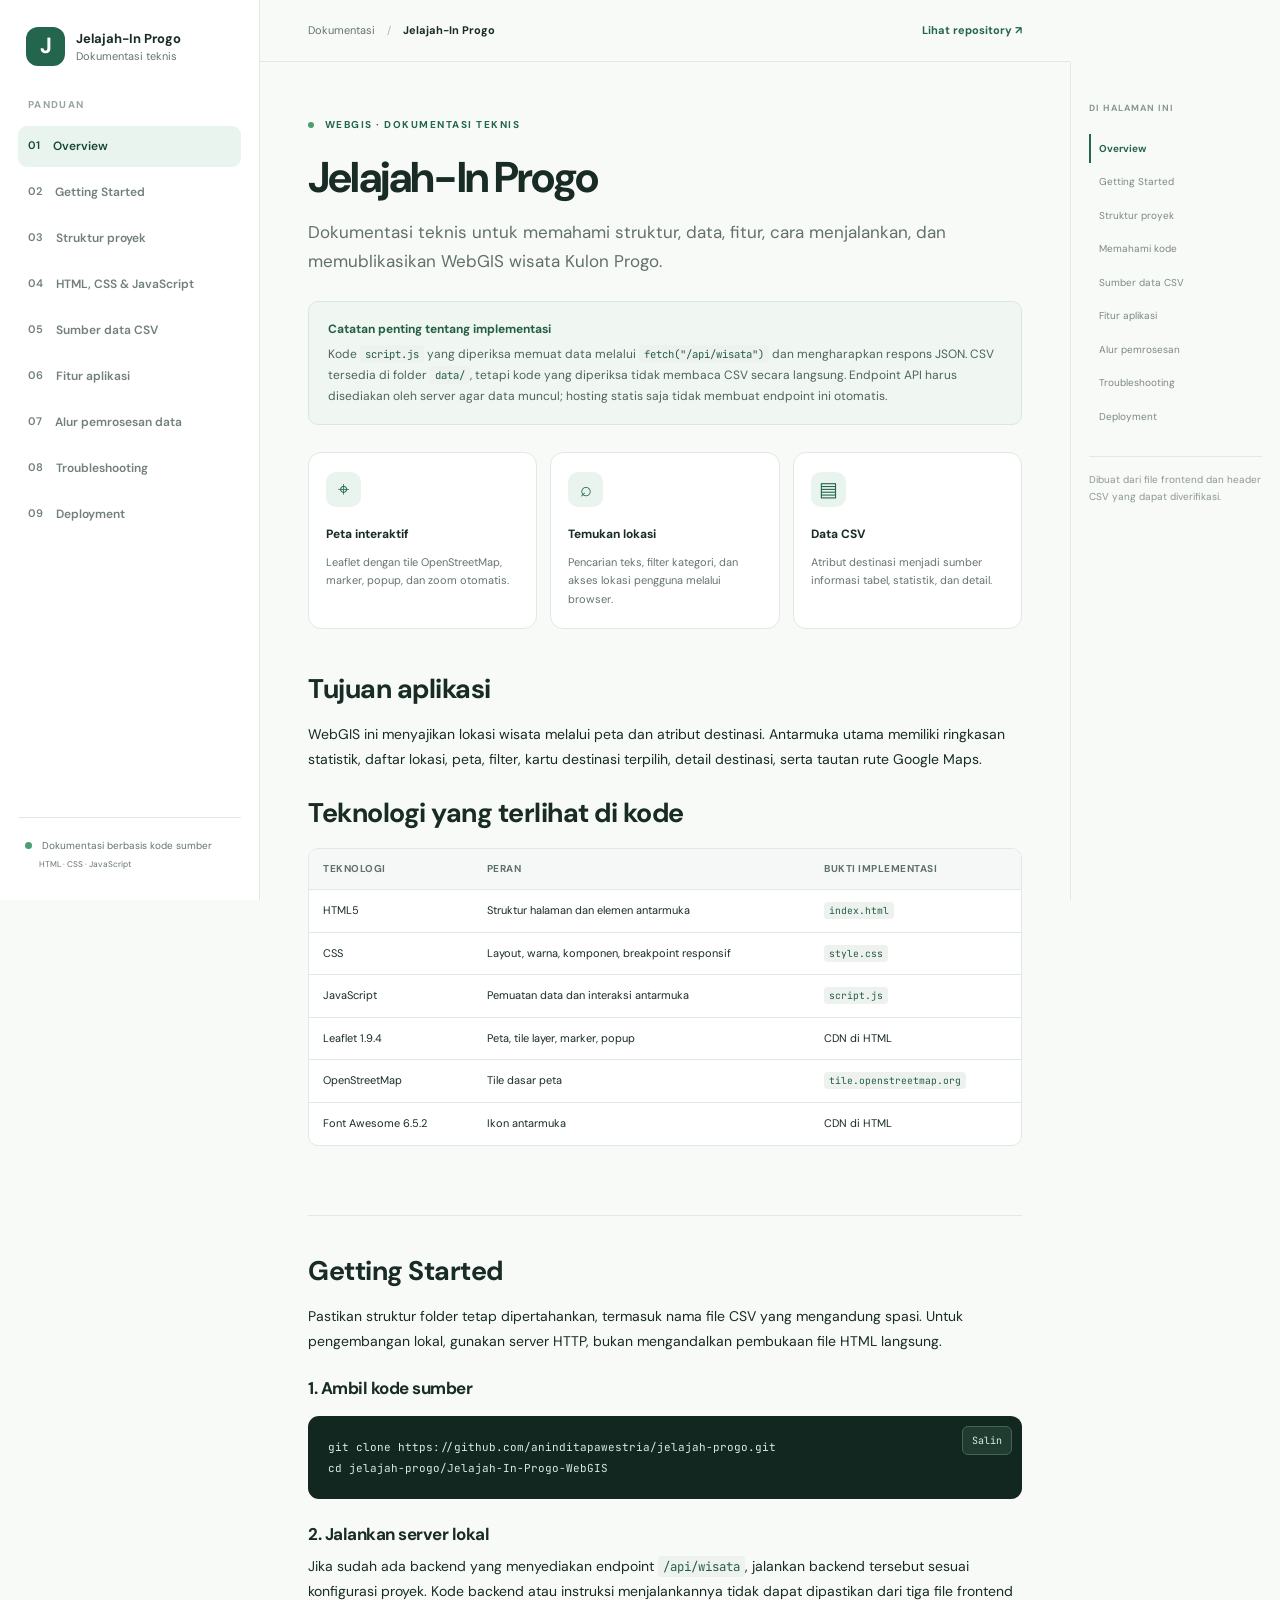
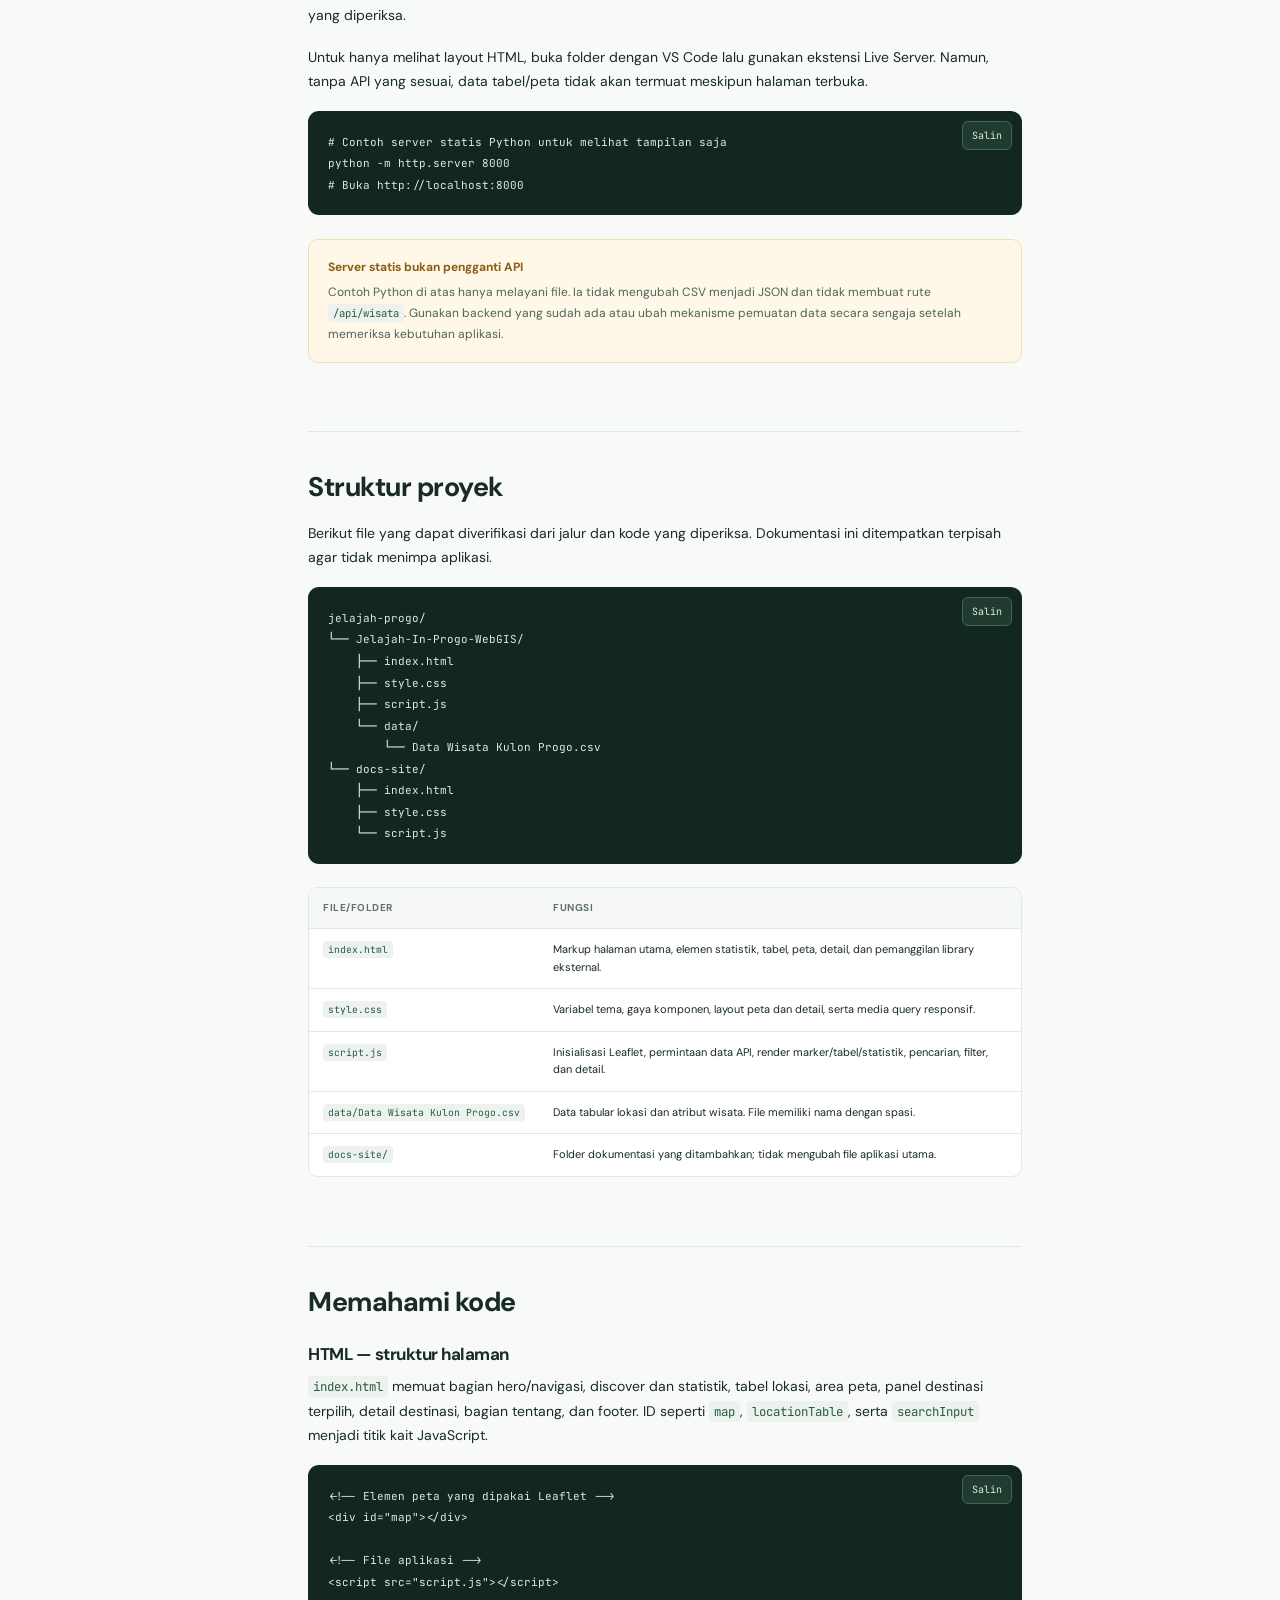
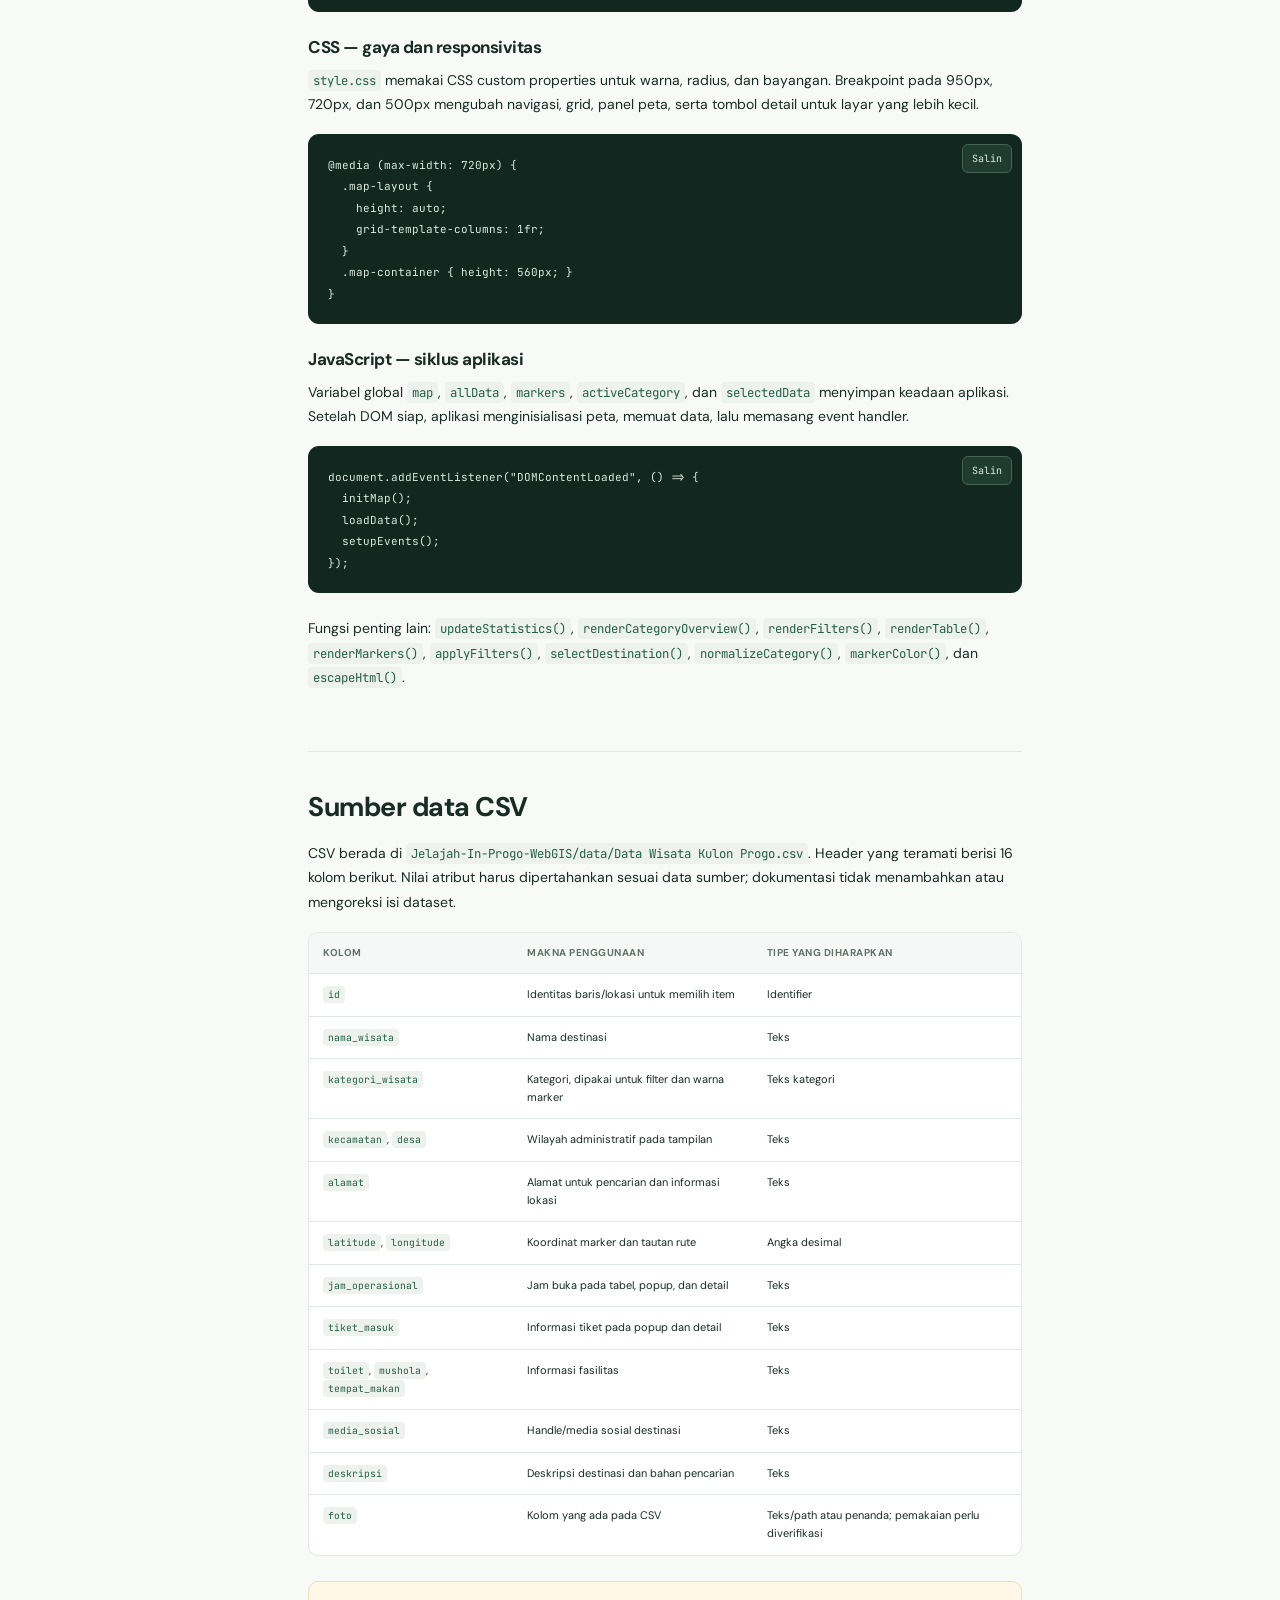
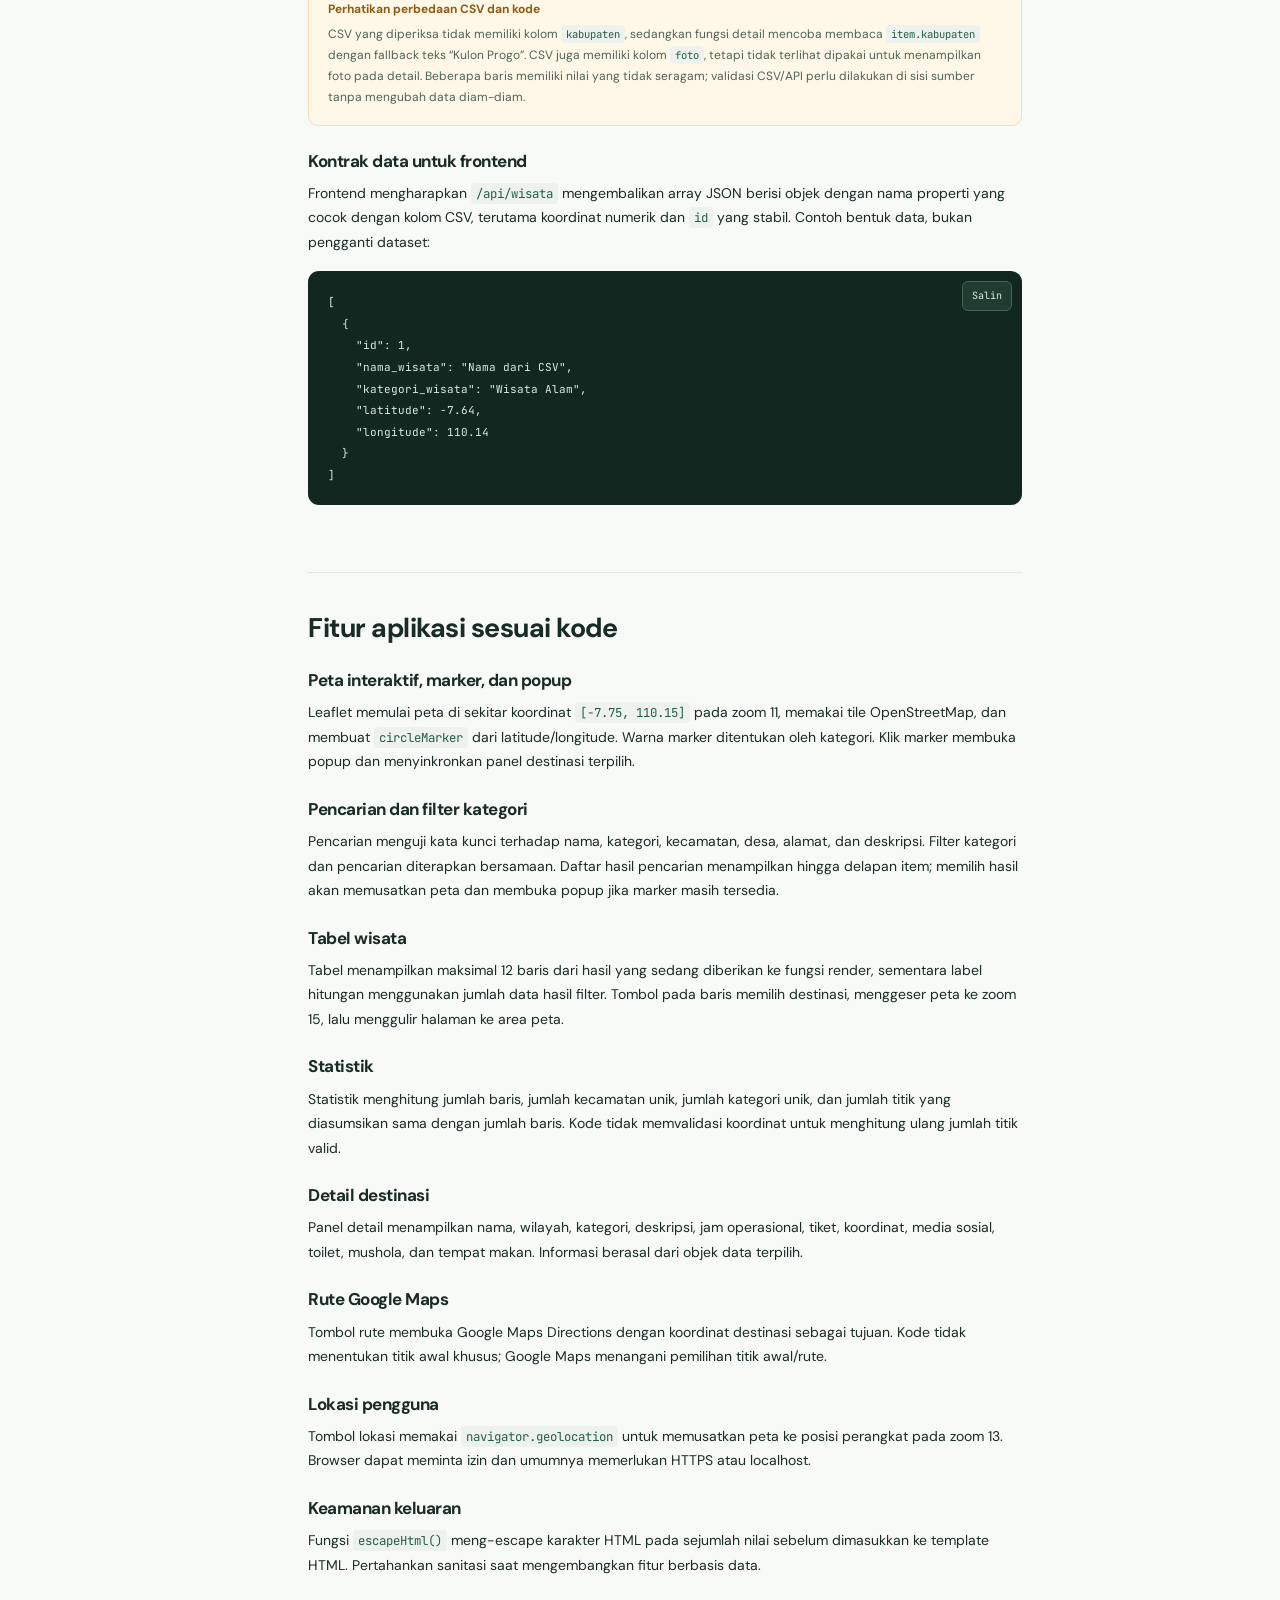
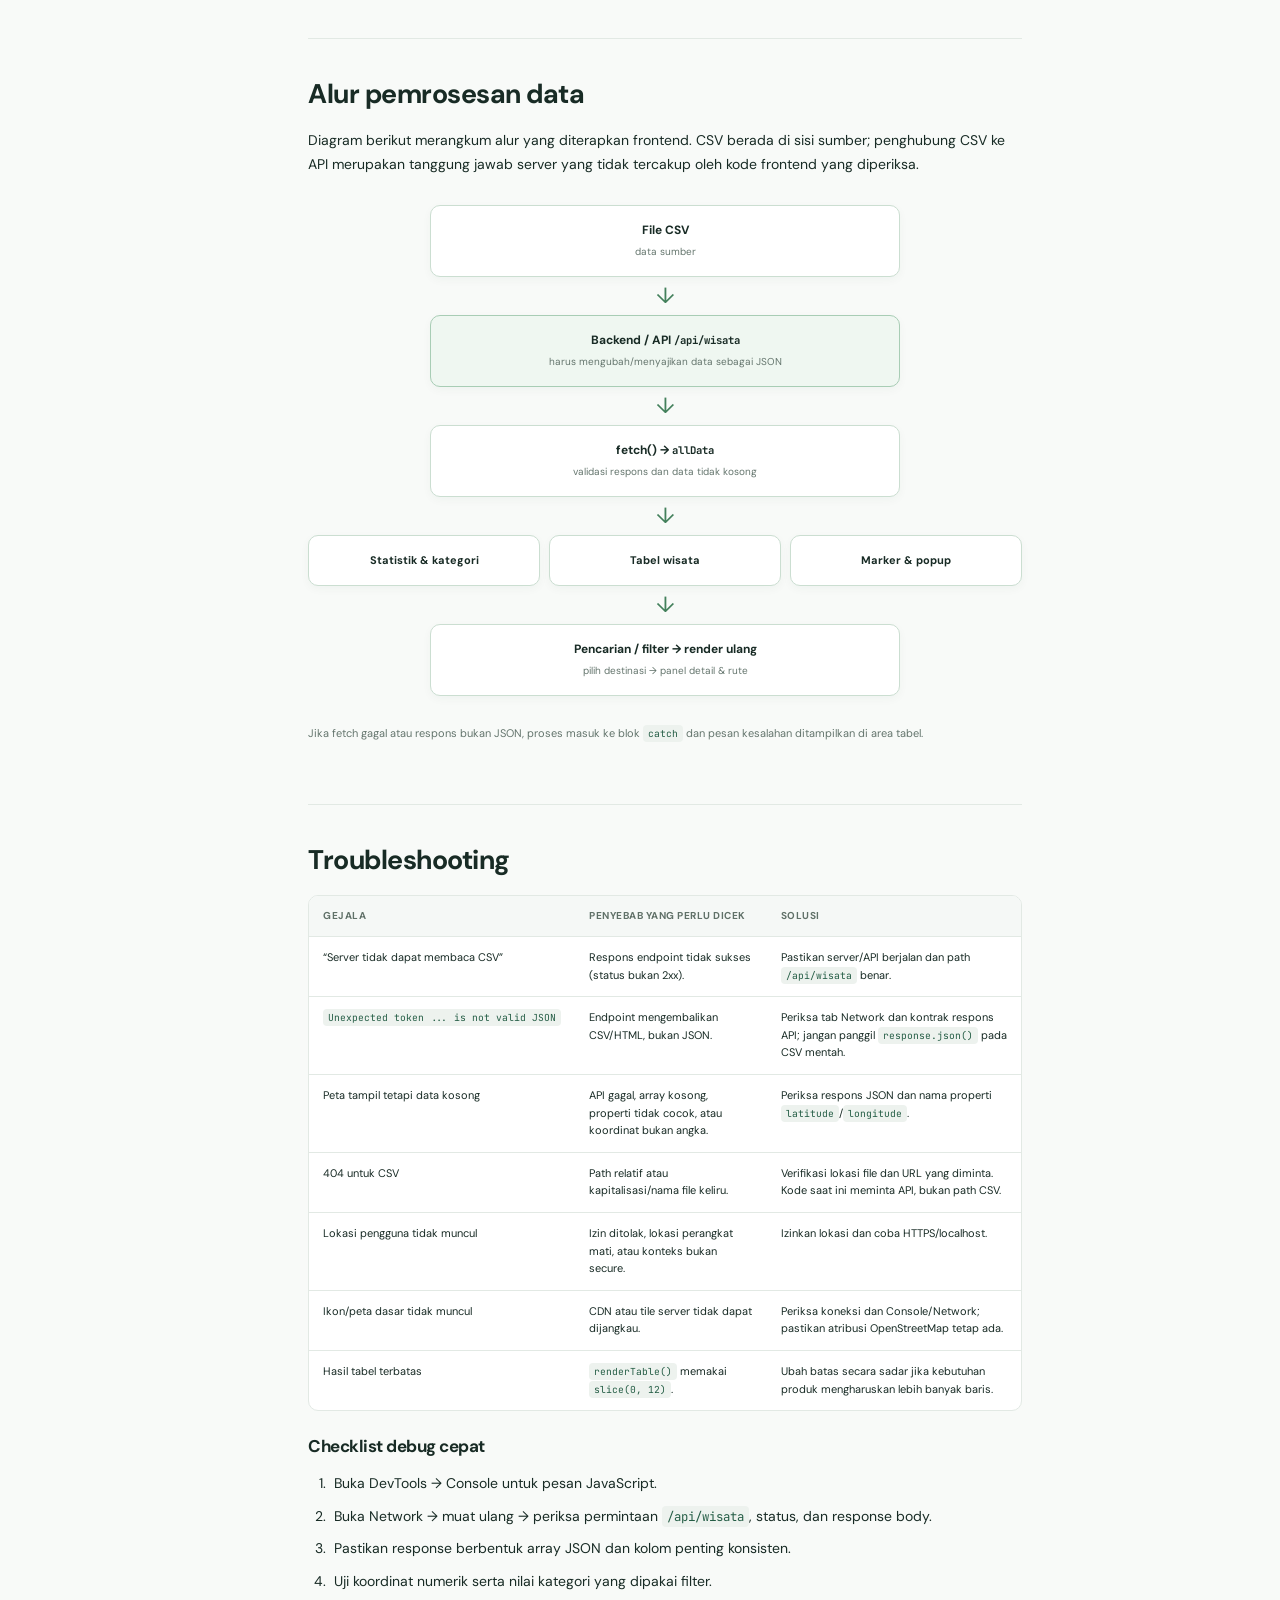
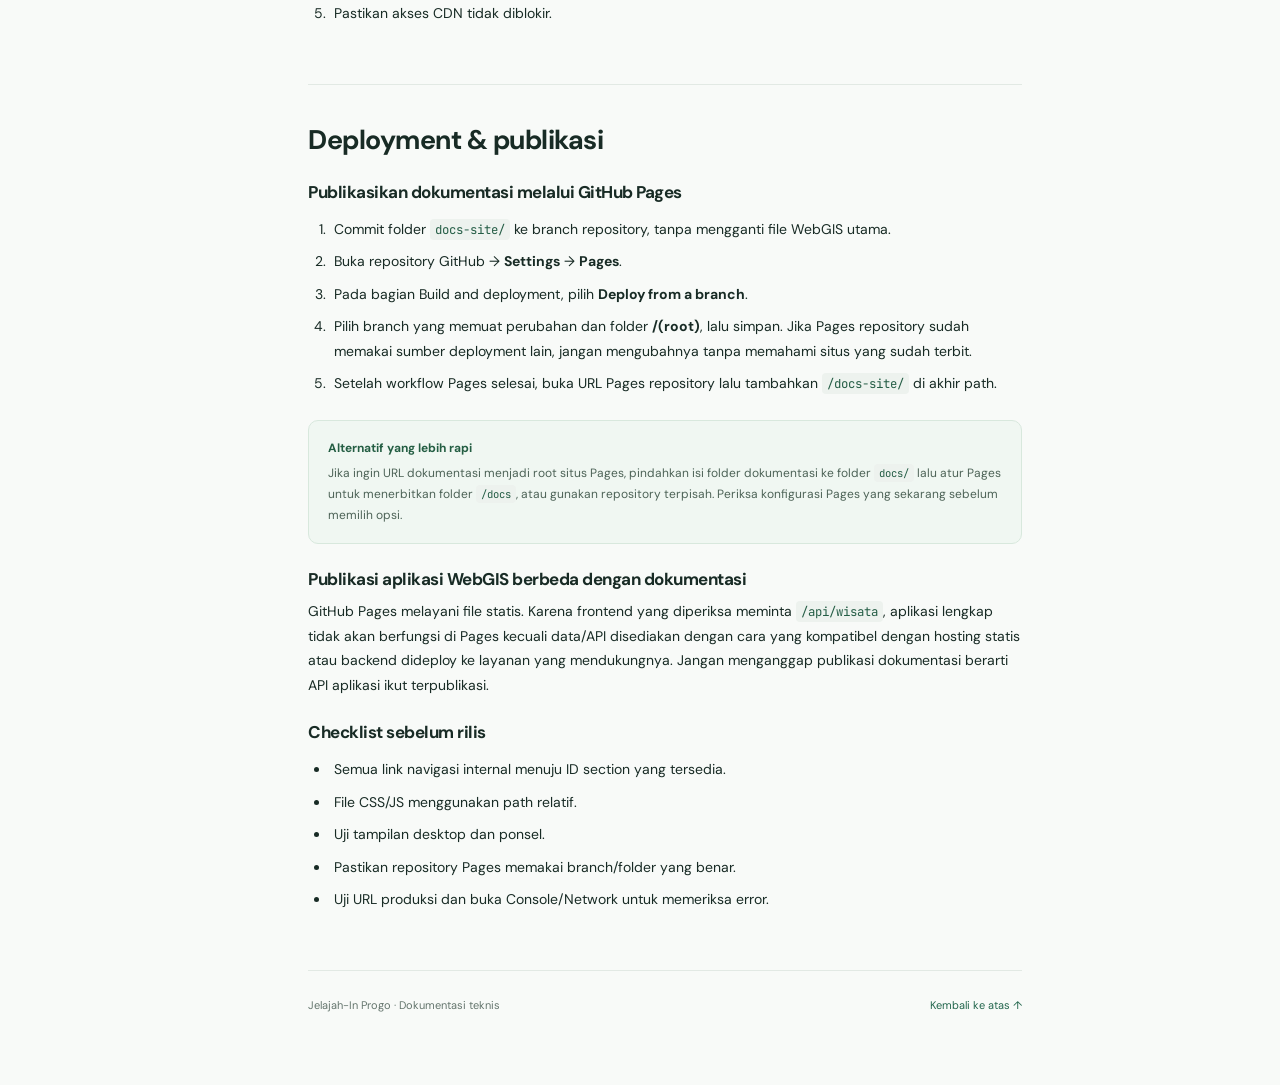
<file: docs-site/index.html>
<!doctype html>
<html lang="id">
<head>
  <meta charset="utf-8">
  <meta name="viewport" content="width=device-width, initial-scale=1">
  <meta name="description" content="Dokumentasi teknis WebGIS Jelajah-In Progo.">
  <title>Dokumentasi — Jelajah-In Progo</title>
  <link rel="preconnect" href="https://fonts.googleapis.com">
  <link href="https://fonts.googleapis.com/css2?family=DM+Sans:wght@400;500;600;700&family=JetBrains+Mono:wght@400;500&display=swap" rel="stylesheet">
  <link rel="stylesheet" href="style.css">
</head>
<body>
  <button class="mobile-menu" id="menuToggle" aria-label="Buka navigasi" aria-expanded="false">☰</button>
  <aside class="sidebar" id="sidebar">
    <a class="brand" href="#overview"><span class="brand-mark">J</span><span><b>Jelajah-In Progo</b><small>Dokumentasi teknis</small></span></a>
    <label class="nav-label">PANDUAN</label>
    <nav id="sideNav">
      <a href="#overview" class="nav-link active">01 <span>Overview</span></a>
      <a href="#getting-started" class="nav-link">02 <span>Getting Started</span></a>
      <a href="#struktur" class="nav-link">03 <span>Struktur proyek</span></a>
      <a href="#kode" class="nav-link">04 <span>HTML, CSS & JavaScript</span></a>
      <a href="#data" class="nav-link">05 <span>Sumber data CSV</span></a>
      <a href="#fitur" class="nav-link">06 <span>Fitur aplikasi</span></a>
      <a href="#alur" class="nav-link">07 <span>Alur pemrosesan data</span></a>
      <a href="#troubleshooting" class="nav-link">08 <span>Troubleshooting</span></a>
      <a href="#deployment" class="nav-link">09 <span>Deployment</span></a>
    </nav>
    <div class="sidebar-bottom"><span class="status-dot"></span> Dokumentasi berbasis kode sumber<br><small>HTML · CSS · JavaScript</small></div>
  </aside>
  <main class="main">
    <header class="topbar"><div class="breadcrumbs">Dokumentasi <span>/</span> <b id="crumb">Overview</b></div><a class="source-link" href="https://github.com/aninditapawestria/jelajah-progo" target="_blank" rel="noopener">Lihat repository ↗</a></header>
    <article class="content">
      <div class="eyebrow"><span class="eyebrow-dot"></span> WEBGIS · DOKUMENTASI TEKNIS</div>
      <section id="overview" class="doc-section">
        <h1>Jelajah-In Progo</h1>
        <p class="lead">Dokumentasi teknis untuk memahami struktur, data, fitur, cara menjalankan, dan memublikasikan WebGIS wisata Kulon Progo.</p>
        <div class="callout info"><b>Catatan penting tentang implementasi</b><p>Kode <code>script.js</code> yang diperiksa memuat data melalui <code>fetch("/api/wisata")</code> dan mengharapkan respons JSON. CSV tersedia di folder <code>data/</code>, tetapi kode yang diperiksa tidak membaca CSV secara langsung. Endpoint API harus disediakan oleh server agar data muncul; hosting statis saja tidak membuat endpoint ini otomatis.</p></div>
        <div class="cards">
          <div class="mini-card"><span class="card-icon">⌖</span><b>Peta interaktif</b><p>Leaflet dengan tile OpenStreetMap, marker, popup, dan zoom otomatis.</p></div>
          <div class="mini-card"><span class="card-icon">⌕</span><b>Temukan lokasi</b><p>Pencarian teks, filter kategori, dan akses lokasi pengguna melalui browser.</p></div>
          <div class="mini-card"><span class="card-icon">▤</span><b>Data CSV</b><p>Atribut destinasi menjadi sumber informasi tabel, statistik, dan detail.</p></div>
        </div>
        <h2>Tujuan aplikasi</h2><p>WebGIS ini menyajikan lokasi wisata melalui peta dan atribut destinasi. Antarmuka utama memiliki ringkasan statistik, daftar lokasi, peta, filter, kartu destinasi terpilih, detail destinasi, serta tautan rute Google Maps.</p>
        <h2>Teknologi yang terlihat di kode</h2>
        <div class="table-wrap"><table><thead><tr><th>Teknologi</th><th>Peran</th><th>Bukti implementasi</th></tr></thead><tbody>
          <tr><td>HTML5</td><td>Struktur halaman dan elemen antarmuka</td><td><code>index.html</code></td></tr>
          <tr><td>CSS</td><td>Layout, warna, komponen, breakpoint responsif</td><td><code>style.css</code></td></tr>
          <tr><td>JavaScript</td><td>Pemuatan data dan interaksi antarmuka</td><td><code>script.js</code></td></tr>
          <tr><td>Leaflet 1.9.4</td><td>Peta, tile layer, marker, popup</td><td>CDN di HTML</td></tr>
          <tr><td>OpenStreetMap</td><td>Tile dasar peta</td><td><code>tile.openstreetmap.org</code></td></tr>
          <tr><td>Font Awesome 6.5.2</td><td>Ikon antarmuka</td><td>CDN di HTML</td></tr>
        </tbody></table></div>
      </section>
      <section id="getting-started" class="doc-section">
        <h2>Getting Started</h2><p>Pastikan struktur folder tetap dipertahankan, termasuk nama file CSV yang mengandung spasi. Untuk pengembangan lokal, gunakan server HTTP, bukan mengandalkan pembukaan file HTML langsung.</p>
        <h3>1. Ambil kode sumber</h3><pre><code>git clone https://github.com/aninditapawestria/jelajah-progo.git
cd jelajah-progo/Jelajah-In-Progo-WebGIS</code><button class="copy-btn">Salin</button></pre>
        <h3>2. Jalankan server lokal</h3><p>Jika sudah ada backend yang menyediakan endpoint <code>/api/wisata</code>, jalankan backend tersebut sesuai konfigurasi proyek. Kode backend atau instruksi menjalankannya tidak dapat dipastikan dari tiga file frontend yang diperiksa.</p>
        <p>Untuk hanya melihat layout HTML, buka folder dengan VS Code lalu gunakan ekstensi Live Server. Namun, tanpa API yang sesuai, data tabel/peta tidak akan termuat meskipun halaman terbuka.</p>
        <pre><code># Contoh server statis Python untuk melihat tampilan saja
python -m http.server 8000
# Buka http://localhost:8000</code><button class="copy-btn">Salin</button></pre>
        <div class="callout warning"><b>Server statis bukan pengganti API</b><p>Contoh Python di atas hanya melayani file. Ia tidak mengubah CSV menjadi JSON dan tidak membuat rute <code>/api/wisata</code>. Gunakan backend yang sudah ada atau ubah mekanisme pemuatan data secara sengaja setelah memeriksa kebutuhan aplikasi.</p></div>
      </section>
      <section id="struktur" class="doc-section">
        <h2>Struktur proyek</h2><p>Berikut file yang dapat diverifikasi dari jalur dan kode yang diperiksa. Dokumentasi ini ditempatkan terpisah agar tidak menimpa aplikasi.</p>
        <pre><code>jelajah-progo/
└── Jelajah-In-Progo-WebGIS/
    ├── index.html
    ├── style.css
    ├── script.js
    └── data/
        └── Data Wisata Kulon Progo.csv
└── docs-site/
    ├── index.html
    ├── style.css
    └── script.js</code><button class="copy-btn">Salin</button></pre>
        <div class="table-wrap"><table><thead><tr><th>File/folder</th><th>Fungsi</th></tr></thead><tbody>
          <tr><td><code>index.html</code></td><td>Markup halaman utama, elemen statistik, tabel, peta, detail, dan pemanggilan library eksternal.</td></tr>
          <tr><td><code>style.css</code></td><td>Variabel tema, gaya komponen, layout peta dan detail, serta media query responsif.</td></tr>
          <tr><td><code>script.js</code></td><td>Inisialisasi Leaflet, permintaan data API, render marker/tabel/statistik, pencarian, filter, dan detail.</td></tr>
          <tr><td><code>data/Data Wisata Kulon Progo.csv</code></td><td>Data tabular lokasi dan atribut wisata. File memiliki nama dengan spasi.</td></tr>
          <tr><td><code>docs-site/</code></td><td>Folder dokumentasi yang ditambahkan; tidak mengubah file aplikasi utama.</td></tr>
        </tbody></table></div>
      </section>
      <section id="kode" class="doc-section">
        <h2>Memahami kode</h2>
        <h3>HTML — struktur halaman</h3><p><code>index.html</code> memuat bagian hero/navigasi, discover dan statistik, tabel lokasi, area peta, panel destinasi terpilih, detail destinasi, bagian tentang, dan footer. ID seperti <code>map</code>, <code>locationTable</code>, serta <code>searchInput</code> menjadi titik kait JavaScript.</p>
        <pre><code>&lt;!-- Elemen peta yang dipakai Leaflet --&gt;
&lt;div id="map"&gt;&lt;/div&gt;

&lt;!-- File aplikasi --&gt;
&lt;script src="script.js"&gt;&lt;/script&gt;</code><button class="copy-btn">Salin</button></pre>
        <h3>CSS — gaya dan responsivitas</h3><p><code>style.css</code> memakai CSS custom properties untuk warna, radius, dan bayangan. Breakpoint pada 950px, 720px, dan 500px mengubah navigasi, grid, panel peta, serta tombol detail untuk layar yang lebih kecil.</p>
        <pre><code>@media (max-width: 720px) {
  .map-layout {
    height: auto;
    grid-template-columns: 1fr;
  }
  .map-container { height: 560px; }
}</code><button class="copy-btn">Salin</button></pre>
        <h3>JavaScript — siklus aplikasi</h3><p>Variabel global <code>map</code>, <code>allData</code>, <code>markers</code>, <code>activeCategory</code>, dan <code>selectedData</code> menyimpan keadaan aplikasi. Setelah DOM siap, aplikasi menginisialisasi peta, memuat data, lalu memasang event handler.</p>
        <pre><code>document.addEventListener("DOMContentLoaded", () =&gt; {
  initMap();
  loadData();
  setupEvents();
});</code><button class="copy-btn">Salin</button></pre>
        <p>Fungsi penting lain: <code>updateStatistics()</code>, <code>renderCategoryOverview()</code>, <code>renderFilters()</code>, <code>renderTable()</code>, <code>renderMarkers()</code>, <code>applyFilters()</code>, <code>selectDestination()</code>, <code>normalizeCategory()</code>, <code>markerColor()</code>, dan <code>escapeHtml()</code>.</p>
      </section>
      <section id="data" class="doc-section">
        <h2>Sumber data CSV</h2><p>CSV berada di <code>Jelajah-In-Progo-WebGIS/data/Data Wisata Kulon Progo.csv</code>. Header yang teramati berisi 16 kolom berikut. Nilai atribut harus dipertahankan sesuai data sumber; dokumentasi tidak menambahkan atau mengoreksi isi dataset.</p>
        <div class="table-wrap"><table><thead><tr><th>Kolom</th><th>Makna penggunaan</th><th>Tipe yang diharapkan</th></tr></thead><tbody>
          <tr><td><code>id</code></td><td>Identitas baris/lokasi untuk memilih item</td><td>Identifier</td></tr>
          <tr><td><code>nama_wisata</code></td><td>Nama destinasi</td><td>Teks</td></tr>
          <tr><td><code>kategori_wisata</code></td><td>Kategori, dipakai untuk filter dan warna marker</td><td>Teks kategori</td></tr>
          <tr><td><code>kecamatan</code>, <code>desa</code></td><td>Wilayah administratif pada tampilan</td><td>Teks</td></tr>
          <tr><td><code>alamat</code></td><td>Alamat untuk pencarian dan informasi lokasi</td><td>Teks</td></tr>
          <tr><td><code>latitude</code>, <code>longitude</code></td><td>Koordinat marker dan tautan rute</td><td>Angka desimal</td></tr>
          <tr><td><code>jam_operasional</code></td><td>Jam buka pada tabel, popup, dan detail</td><td>Teks</td></tr>
          <tr><td><code>tiket_masuk</code></td><td>Informasi tiket pada popup dan detail</td><td>Teks</td></tr>
          <tr><td><code>toilet</code>, <code>mushola</code>, <code>tempat_makan</code></td><td>Informasi fasilitas</td><td>Teks</td></tr>
          <tr><td><code>media_sosial</code></td><td>Handle/media sosial destinasi</td><td>Teks</td></tr>
          <tr><td><code>deskripsi</code></td><td>Deskripsi destinasi dan bahan pencarian</td><td>Teks</td></tr>
          <tr><td><code>foto</code></td><td>Kolom yang ada pada CSV</td><td>Teks/path atau penanda; pemakaian perlu diverifikasi</td></tr>
        </tbody></table></div>
        <div class="callout warning"><b>Perhatikan perbedaan CSV dan kode</b><p>CSV yang diperiksa tidak memiliki kolom <code>kabupaten</code>, sedangkan fungsi detail mencoba membaca <code>item.kabupaten</code> dengan fallback teks “Kulon Progo”. CSV juga memiliki kolom <code>foto</code>, tetapi tidak terlihat dipakai untuk menampilkan foto pada detail. Beberapa baris memiliki nilai yang tidak seragam; validasi CSV/API perlu dilakukan di sisi sumber tanpa mengubah data diam-diam.</p></div>
        <h3>Kontrak data untuk frontend</h3><p>Frontend mengharapkan <code>/api/wisata</code> mengembalikan array JSON berisi objek dengan nama properti yang cocok dengan kolom CSV, terutama koordinat numerik dan <code>id</code> yang stabil. Contoh bentuk data, bukan pengganti dataset:</p>
        <pre><code>[
  {
    "id": 1,
    "nama_wisata": "Nama dari CSV",
    "kategori_wisata": "Wisata Alam",
    "latitude": -7.64,
    "longitude": 110.14
  }
]</code><button class="copy-btn">Salin</button></pre>
      </section>
      <section id="fitur" class="doc-section">
        <h2>Fitur aplikasi sesuai kode</h2>
        <h3>Peta interaktif, marker, dan popup</h3><p>Leaflet memulai peta di sekitar koordinat <code>[-7.75, 110.15]</code> pada zoom 11, memakai tile OpenStreetMap, dan membuat <code>circleMarker</code> dari latitude/longitude. Warna marker ditentukan oleh kategori. Klik marker membuka popup dan menyinkronkan panel destinasi terpilih.</p>
        <h3>Pencarian dan filter kategori</h3><p>Pencarian menguji kata kunci terhadap nama, kategori, kecamatan, desa, alamat, dan deskripsi. Filter kategori dan pencarian diterapkan bersamaan. Daftar hasil pencarian menampilkan hingga delapan item; memilih hasil akan memusatkan peta dan membuka popup jika marker masih tersedia.</p>
        <h3>Tabel wisata</h3><p>Tabel menampilkan maksimal 12 baris dari hasil yang sedang diberikan ke fungsi render, sementara label hitungan menggunakan jumlah data hasil filter. Tombol pada baris memilih destinasi, menggeser peta ke zoom 15, lalu menggulir halaman ke area peta.</p>
        <h3>Statistik</h3><p>Statistik menghitung jumlah baris, jumlah kecamatan unik, jumlah kategori unik, dan jumlah titik yang diasumsikan sama dengan jumlah baris. Kode tidak memvalidasi koordinat untuk menghitung ulang jumlah titik valid.</p>
        <h3>Detail destinasi</h3><p>Panel detail menampilkan nama, wilayah, kategori, deskripsi, jam operasional, tiket, koordinat, media sosial, toilet, mushola, dan tempat makan. Informasi berasal dari objek data terpilih.</p>
        <h3>Rute Google Maps</h3><p>Tombol rute membuka Google Maps Directions dengan koordinat destinasi sebagai tujuan. Kode tidak menentukan titik awal khusus; Google Maps menangani pemilihan titik awal/rute.</p>
        <h3>Lokasi pengguna</h3><p>Tombol lokasi memakai <code>navigator.geolocation</code> untuk memusatkan peta ke posisi perangkat pada zoom 13. Browser dapat meminta izin dan umumnya memerlukan HTTPS atau localhost.</p>
        <h3>Keamanan keluaran</h3><p>Fungsi <code>escapeHtml()</code> meng-escape karakter HTML pada sejumlah nilai sebelum dimasukkan ke template HTML. Pertahankan sanitasi saat mengembangkan fitur berbasis data.</p>
      </section>
      <section id="alur" class="doc-section">
        <h2>Alur pemrosesan data</h2><p>Diagram berikut merangkum alur yang diterapkan frontend. CSV berada di sisi sumber; penghubung CSV ke API merupakan tanggung jawab server yang tidak tercakup oleh kode frontend yang diperiksa.</p>
        <div class="flow">
          <div class="flow-node">File CSV<br><small>data sumber</small></div><div class="flow-arrow">↓</div>
          <div class="flow-node external">Backend / API <code>/api/wisata</code><br><small>harus mengubah/menyajikan data sebagai JSON</small></div><div class="flow-arrow">↓</div>
          <div class="flow-node">fetch() → <code>allData</code><br><small>validasi respons dan data tidak kosong</small></div><div class="flow-arrow">↓</div>
          <div class="flow-split"><div class="flow-node">Statistik & kategori</div><div class="flow-node">Tabel wisata</div><div class="flow-node">Marker & popup</div></div>
          <div class="flow-arrow">↓</div><div class="flow-node">Pencarian / filter → render ulang<br><small>pilih destinasi → panel detail & rute</small></div>
        </div>
        <p class="muted-note">Jika fetch gagal atau respons bukan JSON, proses masuk ke blok <code>catch</code> dan pesan kesalahan ditampilkan di area tabel.</p>
      </section>
      <section id="troubleshooting" class="doc-section">
        <h2>Troubleshooting</h2>
        <div class="table-wrap"><table><thead><tr><th>Gejala</th><th>Penyebab yang perlu dicek</th><th>Solusi</th></tr></thead><tbody>
          <tr><td>“Server tidak dapat membaca CSV”</td><td>Respons endpoint tidak sukses (status bukan 2xx).</td><td>Pastikan server/API berjalan dan path <code>/api/wisata</code> benar.</td></tr>
          <tr><td><code>Unexpected token ... is not valid JSON</code></td><td>Endpoint mengembalikan CSV/HTML, bukan JSON.</td><td>Periksa tab Network dan kontrak respons API; jangan panggil <code>response.json()</code> pada CSV mentah.</td></tr>
          <tr><td>Peta tampil tetapi data kosong</td><td>API gagal, array kosong, properti tidak cocok, atau koordinat bukan angka.</td><td>Periksa respons JSON dan nama properti <code>latitude</code>/<code>longitude</code>.</td></tr>
          <tr><td>404 untuk CSV</td><td>Path relatif atau kapitalisasi/nama file keliru.</td><td>Verifikasi lokasi file dan URL yang diminta. Kode saat ini meminta API, bukan path CSV.</td></tr>
          <tr><td>Lokasi pengguna tidak muncul</td><td>Izin ditolak, lokasi perangkat mati, atau konteks bukan secure.</td><td>Izinkan lokasi dan coba HTTPS/localhost.</td></tr>
          <tr><td>Ikon/peta dasar tidak muncul</td><td>CDN atau tile server tidak dapat dijangkau.</td><td>Periksa koneksi dan Console/Network; pastikan atribusi OpenStreetMap tetap ada.</td></tr>
          <tr><td>Hasil tabel terbatas</td><td><code>renderTable()</code> memakai <code>slice(0, 12)</code>.</td><td>Ubah batas secara sadar jika kebutuhan produk mengharuskan lebih banyak baris.</td></tr>
        </tbody></table></div>
        <h3>Checklist debug cepat</h3><ol><li>Buka DevTools → Console untuk pesan JavaScript.</li><li>Buka Network → muat ulang → periksa permintaan <code>/api/wisata</code>, status, dan response body.</li><li>Pastikan response berbentuk array JSON dan kolom penting konsisten.</li><li>Uji koordinat numerik serta nilai kategori yang dipakai filter.</li><li>Pastikan akses CDN tidak diblokir.</li></ol>
      </section>
      <section id="deployment" class="doc-section">
        <h2>Deployment & publikasi</h2>
        <h3>Publikasikan dokumentasi melalui GitHub Pages</h3><ol>
          <li>Commit folder <code>docs-site/</code> ke branch repository, tanpa mengganti file WebGIS utama.</li>
          <li>Buka repository GitHub → <b>Settings</b> → <b>Pages</b>.</li>
          <li>Pada bagian Build and deployment, pilih <b>Deploy from a branch</b>.</li>
          <li>Pilih branch yang memuat perubahan dan folder <b>/(root)</b>, lalu simpan. Jika Pages repository sudah memakai sumber deployment lain, jangan mengubahnya tanpa memahami situs yang sudah terbit.</li>
          <li>Setelah workflow Pages selesai, buka URL Pages repository lalu tambahkan <code>/docs-site/</code> di akhir path.</li>
        </ol>
        <div class="callout info"><b>Alternatif yang lebih rapi</b><p>Jika ingin URL dokumentasi menjadi root situs Pages, pindahkan isi folder dokumentasi ke folder <code>docs/</code> lalu atur Pages untuk menerbitkan folder <code>/docs</code>, atau gunakan repository terpisah. Periksa konfigurasi Pages yang sekarang sebelum memilih opsi.</p></div>
        <h3>Publikasi aplikasi WebGIS berbeda dengan dokumentasi</h3><p>GitHub Pages melayani file statis. Karena frontend yang diperiksa meminta <code>/api/wisata</code>, aplikasi lengkap tidak akan berfungsi di Pages kecuali data/API disediakan dengan cara yang kompatibel dengan hosting statis atau backend dideploy ke layanan yang mendukungnya. Jangan menganggap publikasi dokumentasi berarti API aplikasi ikut terpublikasi.</p>
        <h3>Checklist sebelum rilis</h3><ul><li>Semua link navigasi internal menuju ID section yang tersedia.</li><li>File CSS/JS menggunakan path relatif.</li><li>Uji tampilan desktop dan ponsel.</li><li>Pastikan repository Pages memakai branch/folder yang benar.</li><li>Uji URL produksi dan buka Console/Network untuk memeriksa error.</li></ul>
      </section>
      <footer class="doc-footer"><span>Jelajah-In Progo · Dokumentasi teknis</span><a href="#overview">Kembali ke atas ↑</a></footer>
    </article>
    <aside class="toc"><b>DI HALAMAN INI</b><nav id="tocNav"><a href="#overview">Overview</a><a href="#getting-started">Getting Started</a><a href="#struktur">Struktur proyek</a><a href="#kode">Memahami kode</a><a href="#data">Sumber data CSV</a><a href="#fitur">Fitur aplikasi</a><a href="#alur">Alur pemrosesan</a><a href="#troubleshooting">Troubleshooting</a><a href="#deployment">Deployment</a></nav><div class="toc-note">Dibuat dari file frontend dan header CSV yang dapat diverifikasi.</div></aside>
  </main>
  <script src="script.js"></script>
</body>
</html>
</file>
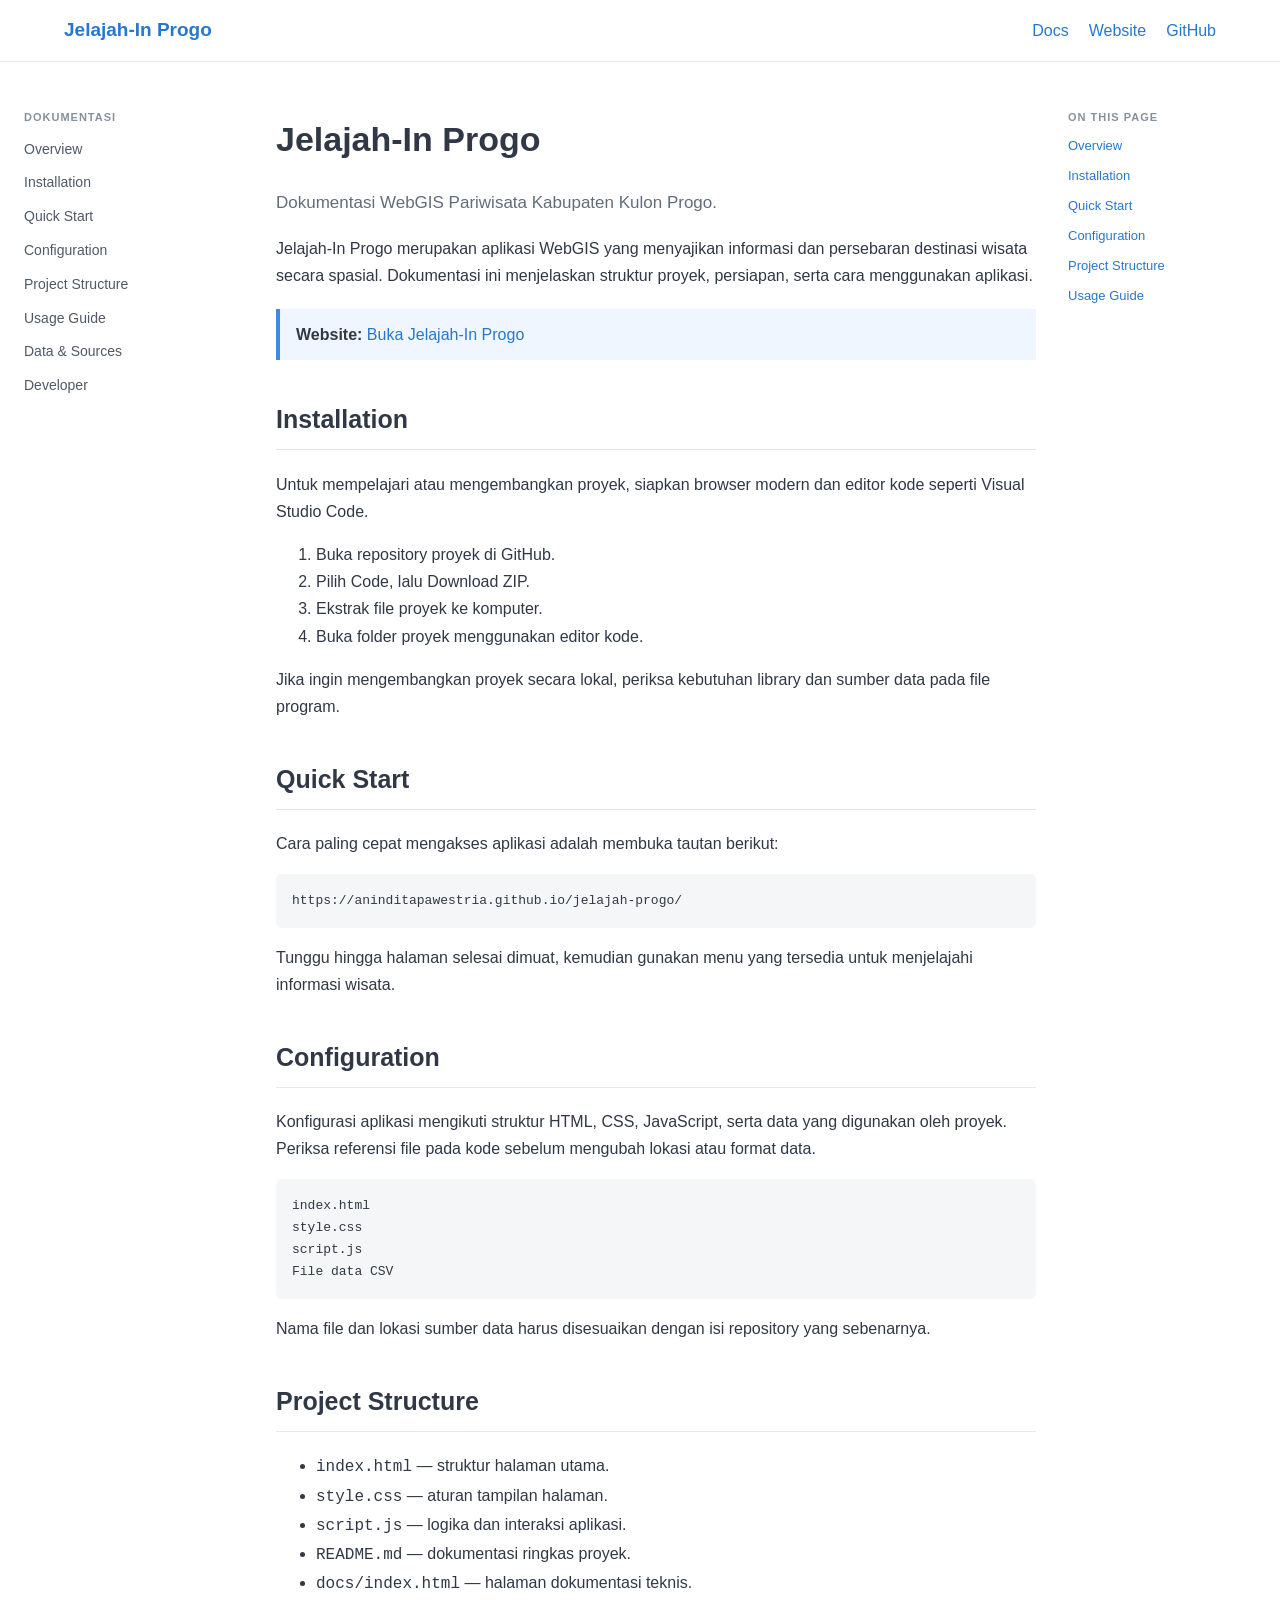
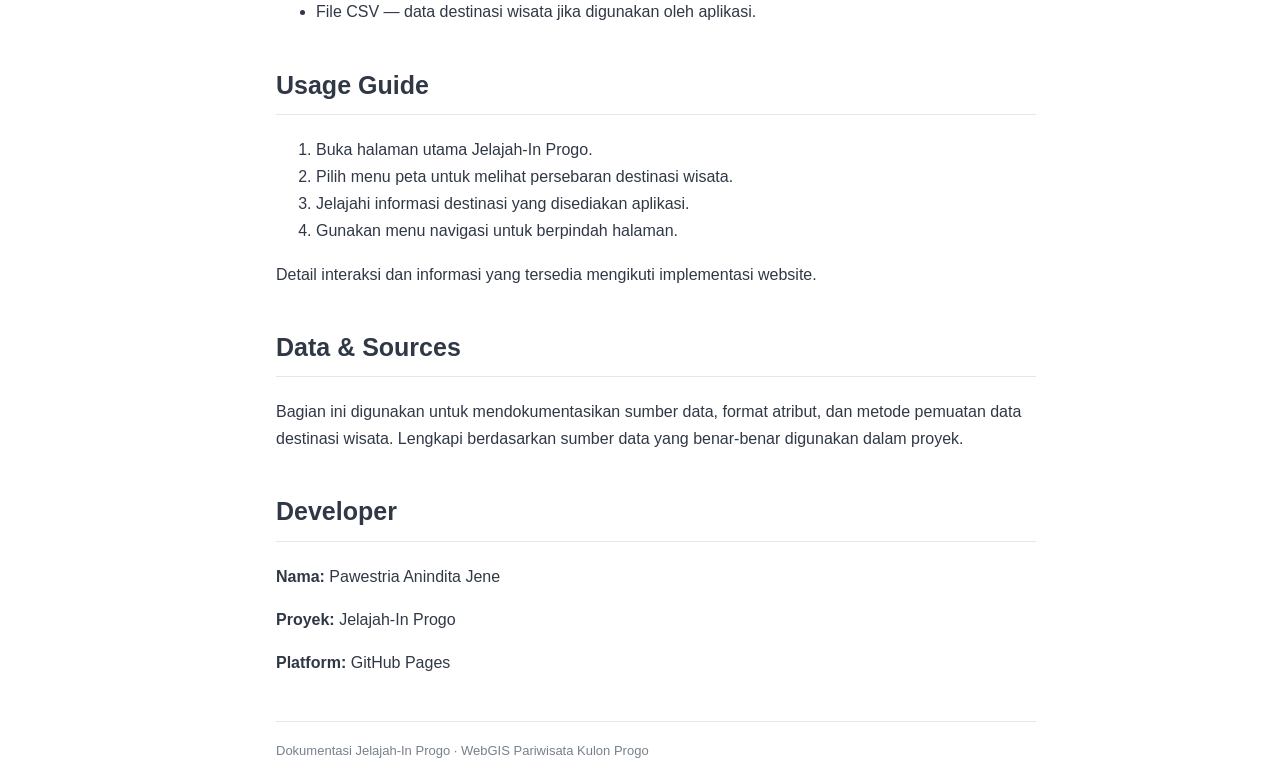
<file: docs/index.html>
<!DOCTYPE html>
<html lang="id">
<head>
  <meta charset="UTF-8">
  <meta name="viewport" content="width=device-width, initial-scale=1.0">
  <title>Jelajah-In Progo | Documentation</title>
  <style>
    * { box-sizing: border-box; }
    body {
      margin: 0;
      font-family: Arial, sans-serif;
      color: #303846;
      line-height: 1.7;
    }
    a { color: #2877cf; text-decoration: none; }
    .topbar {
      height: 62px;
      background: #fff;
      border-bottom: 1px solid #e5e7eb;
      display: flex;
      align-items: center;
      justify-content: space-between;
      padding: 0 5%;
      position: sticky;
      top: 0;
    }
    .brand { font-size: 19px; font-weight: bold; }
    .toplinks { display: flex; gap: 20px; }
    .layout {
      display: grid;
      grid-template-columns: 220px minmax(0, 760px) 170px;
      gap: 32px;
      max-width: 1300px;
      margin: auto;
      padding: 28px 24px;
    }
    aside { font-size: 14px; }
    .sidebar {
      position: sticky;
      top: 85px;
      align-self: start;
    }
    .sidebar a { display: block; padding: 5px 0; color: #505967; }
    .sidebar a:hover { color: #2877cf; }
    .label {
      font-size: 11px;
      font-weight: bold;
      color: #87909d;
      letter-spacing: 1px;
      margin: 18px 0 6px;
    }
    main { min-width: 0; }
    h1 { font-size: 34px; line-height: 1.25; }
    h2 {
      font-size: 25px;
      border-bottom: 1px solid #e5e7eb;
      padding-bottom: 8px;
      margin-top: 38px;
    }
    h3 { margin-top: 25px; }
    .lead { font-size: 17px; color: #626d7c; }
    .note {
      background: #f0f6ff;
      border-left: 4px solid #4388e5;
      padding: 12px 16px;
      margin: 20px 0;
    }
    pre {
      background: #f5f6f8;
      padding: 16px;
      overflow-x: auto;
      border-radius: 6px;
      font-size: 13px;
    }
    code { font-family: Consolas, monospace; }
    .toc { position: sticky; top: 90px; }
    .toc a { display: block; font-size: 13px; margin: 8px 0; }
    .footer {
      border-top: 1px solid #e5e7eb;
      margin-top: 45px;
      padding-top: 18px;
      color: #77808c;
      font-size: 13px;
    }
    @media (max-width: 950px) {
      .layout { grid-template-columns: 190px minmax(0, 1fr); }
      .toc { display: none; }
    }
    @media (max-width: 600px) {
      .layout { display: block; padding: 20px; }
      .sidebar { position: static; margin-bottom: 30px; }
      .topbar { padding: 0 18px; }
      .toplinks { gap: 12px; font-size: 13px; }
      h1 { font-size: 29px; }
    }
  </style>
</head>
<body>
  <header class="topbar">
    <a class="brand" href="#overview">Jelajah-In Progo</a>
    <nav class="toplinks">
      <a href="#overview">Docs</a>
      <a href="../">Website</a>
      <a href="https://github.com/aninditapawestria/jelajah-progo">GitHub</a>
    </nav>
  </header>

  <div class="layout">
    <aside class="sidebar">
      <div class="label">DOKUMENTASI</div>
      <a href="#overview">Overview</a>
      <a href="#installation">Installation</a>
      <a href="#quick-start">Quick Start</a>
      <a href="#configuration">Configuration</a>
      <a href="#structure">Project Structure</a>
      <a href="#usage">Usage Guide</a>
      <a href="#data">Data & Sources</a>
      <a href="#developer">Developer</a>
    </aside>

    <main>
      <section id="overview">
        <h1>Jelajah-In Progo</h1>
        <p class="lead">Dokumentasi WebGIS Pariwisata Kabupaten Kulon Progo.</p>
        <p>
          Jelajah-In Progo merupakan aplikasi WebGIS yang menyajikan
          informasi dan persebaran destinasi wisata secara spasial.
          Dokumentasi ini menjelaskan struktur proyek, persiapan,
          serta cara menggunakan aplikasi.
        </p>
        <div class="note">
          <strong>Website:</strong>
          <a href="https://aninditapawestria.github.io/jelajah-progo/">
            Buka Jelajah-In Progo
          </a>
        </div>
      </section>

      <section id="installation">
        <h2>Installation</h2>
        <p>
          Untuk mempelajari atau mengembangkan proyek, siapkan browser
          modern dan editor kode seperti Visual Studio Code.
        </p>
        <ol>
          <li>Buka repository proyek di GitHub.</li>
          <li>Pilih Code, lalu Download ZIP.</li>
          <li>Ekstrak file proyek ke komputer.</li>
          <li>Buka folder proyek menggunakan editor kode.</li>
        </ol>
        <p>
          Jika ingin mengembangkan proyek secara lokal, periksa
          kebutuhan library dan sumber data pada file program.
        </p>
      </section>

      <section id="quick-start">
        <h2>Quick Start</h2>
        <p>Cara paling cepat mengakses aplikasi adalah membuka tautan berikut:</p>
        <pre><code>https://aninditapawestria.github.io/jelajah-progo/</code></pre>
        <p>
          Tunggu hingga halaman selesai dimuat, kemudian gunakan menu
          yang tersedia untuk menjelajahi informasi wisata.
        </p>
      </section>

      <section id="configuration">
        <h2>Configuration</h2>
        <p>
          Konfigurasi aplikasi mengikuti struktur HTML, CSS, JavaScript,
          serta data yang digunakan oleh proyek. Periksa referensi file
          pada kode sebelum mengubah lokasi atau format data.
        </p>
        <pre><code>index.html
style.css
script.js
File data CSV</code></pre>
        <p>
          Nama file dan lokasi sumber data harus disesuaikan dengan
          isi repository yang sebenarnya.
        </p>
      </section>

      <section id="structure">
        <h2>Project Structure</h2>
        <ul>
          <li><code>index.html</code> — struktur halaman utama.</li>
          <li><code>style.css</code> — aturan tampilan halaman.</li>
          <li><code>script.js</code> — logika dan interaksi aplikasi.</li>
          <li><code>README.md</code> — dokumentasi ringkas proyek.</li>
          <li><code>docs/index.html</code> — halaman dokumentasi teknis.</li>
          <li>File CSV — data destinasi wisata jika digunakan oleh aplikasi.</li>
        </ul>
      </section>

      <section id="usage">
        <h2>Usage Guide</h2>
        <ol>
          <li>Buka halaman utama Jelajah-In Progo.</li>
          <li>Pilih menu peta untuk melihat persebaran destinasi wisata.</li>
          <li>Jelajahi informasi destinasi yang disediakan aplikasi.</li>
          <li>Gunakan menu navigasi untuk berpindah halaman.</li>
        </ol>
        <p>
          Detail interaksi dan informasi yang tersedia mengikuti
          implementasi website.
        </p>
      </section>

      <section id="data">
        <h2>Data & Sources</h2>
        <p>
          Bagian ini digunakan untuk mendokumentasikan sumber data,
          format atribut, dan metode pemuatan data destinasi wisata.
          Lengkapi berdasarkan sumber data yang benar-benar digunakan
          dalam proyek.
        </p>
      </section>

      <section id="developer">
        <h2>Developer</h2>
        <p><strong>Nama:</strong> Pawestria Anindita Jene</p>
        <p><strong>Proyek:</strong> Jelajah-In Progo</p>
        <p><strong>Platform:</strong> GitHub Pages</p>
      </section>

      <div class="footer">
        Dokumentasi Jelajah-In Progo · WebGIS Pariwisata Kulon Progo
      </div>
    </main>

    <aside class="toc">
      <div class="label">ON THIS PAGE</div>
      <a href="#overview">Overview</a>
      <a href="#installation">Installation</a>
      <a href="#quick-start">Quick Start</a>
      <a href="#configuration">Configuration</a>
      <a href="#structure">Project Structure</a>
      <a href="#usage">Usage Guide</a>
    </aside>
  </div>
</body>
</html>
</file>
<file: docs-site/style.css>
:root{--ink:#182b25;--muted:#64756d;--green:#23664d;--green-dark:#174735;--pale:#eaf4ee;--line:#e2e9e4;--surface:#fff;--canvas:#f8faf8;--code:#12271f;--sidebar:260px;--toc:210px}*{box-sizing:border-box}html{scroll-behavior:smooth;scroll-padding-top:90px}body{margin:0;background:var(--canvas);color:var(--ink);font-family:"DM Sans",sans-serif;font-size:14px;line-height:1.75}a{color:var(--green);text-decoration:none}.sidebar{position:fixed;inset:0 auto 0 0;width:var(--sidebar);padding:27px 18px;background:#fff;border-right:1px solid var(--line);display:flex;flex-direction:column;z-index:20;overflow:auto}.brand{display:flex;align-items:center;gap:11px;color:var(--ink);padding:0 8px 30px}.brand-mark{width:39px;height:39px;border-radius:12px;background:var(--green);color:white;display:grid;place-items:center;font-weight:700;font-size:22px}.brand b,.brand small{display:block;line-height:1.5}.brand b{font-size:13px}.brand small{font-size:11px;color:var(--muted)}.nav-label{padding:0 10px 12px;color:#98a69f;font-size:10px;font-weight:700;letter-spacing:1.3px}#sideNav{display:grid;gap:5px}.nav-link{display:flex;align-items:center;gap:13px;padding:10px;border-radius:9px;color:#718078;font-size:11px;font-weight:600}.nav-link span{font-size:12px}.nav-link:hover,.nav-link.active{background:var(--pale);color:var(--green-dark)}.sidebar-bottom{margin-top:auto;border-top:1px solid var(--line);padding:19px 7px 0;font-size:10px;color:var(--muted);line-height:1.8}.sidebar-bottom small{padding-left:14px}.status-dot,.eyebrow-dot{display:inline-block;width:7px;height:7px;border-radius:50%;background:#4b9d72;margin-right:7px}.main{margin-left:var(--sidebar);margin-right:var(--toc);min-height:100vh}.topbar{height:62px;position:sticky;top:0;z-index:10;background:rgba(248,250,248,.93);backdrop-filter:blur(12px);border-bottom:1px solid var(--line);display:flex;justify-content:space-between;align-items:center;padding:0 48px;font-size:11px}.breadcrumbs{color:var(--muted)}.breadcrumbs span{padding:0 9px;color:#b0bbb5}.breadcrumbs b{color:var(--ink)}.source-link{font-weight:700}.content{max-width:900px;margin:auto;padding:54px 48px 30px}.eyebrow{font-size:10px;font-weight:700;letter-spacing:1.5px;color:var(--green);margin-bottom:17px}.eyebrow-dot{width:6px;height:6px}h1,h2,h3{line-height:1.25;letter-spacing:-.5px}h1{font-size:43px;letter-spacing:-1.8px;margin:0 0 14px}h2{font-size:27px;margin:0 0 17px;padding-top:8px}h3{font-size:17px;margin:27px 0 9px}p{margin:0 0 17px}.lead{font-size:17px;line-height:1.7;color:#617168;max-width:700px;margin-bottom:25px}.doc-section{padding:30px 0 44px;border-bottom:1px solid var(--line);scroll-margin-top:75px}.doc-section:first-of-type{padding-top:0}.doc-section:last-of-type{border-bottom:0}.doc-section h2{margin-top:0}.doc-section h3{margin-top:25px}.cards{display:grid;grid-template-columns:repeat(3,minmax(0,1fr));gap:13px;margin:27px 0 35px}.mini-card{background:white;border:1px solid var(--line);border-radius:13px;padding:19px 17px}.card-icon{display:grid;place-items:center;width:35px;height:35px;border-radius:10px;background:var(--pale);color:var(--green);font-size:20px;margin-bottom:14px}.mini-card b{font-size:12px}.mini-card p{font-size:11px;color:var(--muted);line-height:1.7;margin:7px 0 0}.callout{padding:17px 19px;border-radius:10px;margin:24px 0;border:1px solid #d8e8dd;background:#f0f7f2;font-size:12px}.callout b{display:block;margin-bottom:4px;color:#245e43}.callout p{margin:0;color:#4d6357}.callout.warning{background:#fff8e9;border-color:#f0dfb6}.callout.warning b{color:#8b5c14}.table-wrap{overflow-x:auto;margin:18px 0 25px;border:1px solid var(--line);border-radius:10px;background:#fff}table{border-collapse:collapse;width:100%;font-size:11px;line-height:1.6}th,td{padding:12px 14px;text-align:left;vertical-align:top;border-bottom:1px solid var(--line)}th{background:#f5f8f6;color:#607168;font-size:10px;text-transform:uppercase;letter-spacing:.5px}tr:last-child td{border-bottom:0}td code{white-space:nowrap}code,pre{font-family:"JetBrains Mono",monospace;font-size:.88em}p code,li code,td code{background:#edf2ee;padding:2px 5px;border-radius:4px;color:#245d45}pre{position:relative;overflow:auto;background:var(--code);color:#dcebe1;padding:20px;border-radius:11px;line-height:1.75;margin:16px 0 23px;white-space:pre}pre code{font-size:11px}.copy-btn{position:absolute;right:10px;top:10px;border:1px solid #456457;border-radius:6px;background:#203c30;color:#dcebe1;padding:5px 9px;font:inherit;font-size:10px;cursor:pointer}.copy-btn:hover{background:#2b5140}.flow{display:flex;flex-direction:column;align-items:center;gap:8px;margin:28px 0}.flow-node{width:min(100%,470px);border:1px solid #cbded1;background:#fff;border-radius:10px;padding:14px;text-align:center;font-weight:700;font-size:12px;box-shadow:0 3px 10px #1c44300a}.flow-node small{font-weight:400;color:var(--muted);font-size:10px}.flow-node.external{background:#eff7f1;border-color:#a8cdb5}.flow-arrow{color:#43805b;font-size:22px;line-height:1}.flow-split{display:grid;grid-template-columns:repeat(3,minmax(0,1fr));gap:9px;width:100%}.flow-split .flow-node{font-size:11px;padding:15px 7px}.muted-note{font-size:11px;color:var(--muted)}ol,ul{padding-left:22px}li{padding-left:4px;margin-bottom:8px}.doc-footer{display:flex;justify-content:space-between;gap:12px;border-top:1px solid var(--line);padding:25px 0 40px;font-size:11px;color:var(--muted)}.toc{position:fixed;right:0;top:62px;bottom:0;width:var(--toc);padding:32px 18px;border-left:1px solid var(--line);background:var(--canvas);overflow:auto}.toc>b{font-size:9px;color:#89978f;letter-spacing:1px}.toc nav{display:grid;gap:4px;margin-top:15px}.toc nav a{padding:6px 8px;border-left:2px solid transparent;color:#7b8981;font-size:10px}.toc nav a.active{border-left-color:var(--green);color:var(--green);font-weight:700}.toc-note{border-top:1px solid var(--line);margin-top:25px;padding-top:14px;color:#8b9890;font-size:10px;line-height:1.7}.mobile-menu{display:none}@media(max-width:1200px){:root{--toc:175px;--sidebar:230px}.content{padding:42px 32px}.topbar{padding:0 32px}.cards{grid-template-columns:1fr}.mini-card{display:grid;grid-template-columns:38px 1fr;column-gap:12px}.mini-card .card-icon{grid-row:span 2;margin:0}.mini-card p{margin:3px 0 0}}@media(max-width:950px){:root{--sidebar:250px}.toc{display:none}.main{margin-right:0}.content{max-width:800px}.mobile-menu{display:block;position:fixed;z-index:30;top:13px;left:14px;background:#fff;border:1px solid var(--line);border-radius:8px;padding:7px 10px;color:var(--green);cursor:pointer}.sidebar{transform:translateX(-100%);transition:transform .2s ease;box-shadow:12px 0 35px #163b2810}.sidebar.open{transform:translateX(0)}.topbar{padding-left:65px}}@media(max-width:600px){.topbar{height:56px;padding-right:16px}.source-link{font-size:10px}.content{padding:34px 19px 20px}h1{font-size:35px}h2{font-size:24px}.lead{font-size:15px}.doc-section{padding:26px 0 34px}.flow-split{grid-template-columns:1fr}.flow-split .flow-node{padding:12px}pre{padding:45px 14px 15px}pre code{font-size:10px}.doc-footer{flex-direction:column}.callout{padding:14px}th,td{padding:10px}.brand{padding-top:24px}}
</file>
